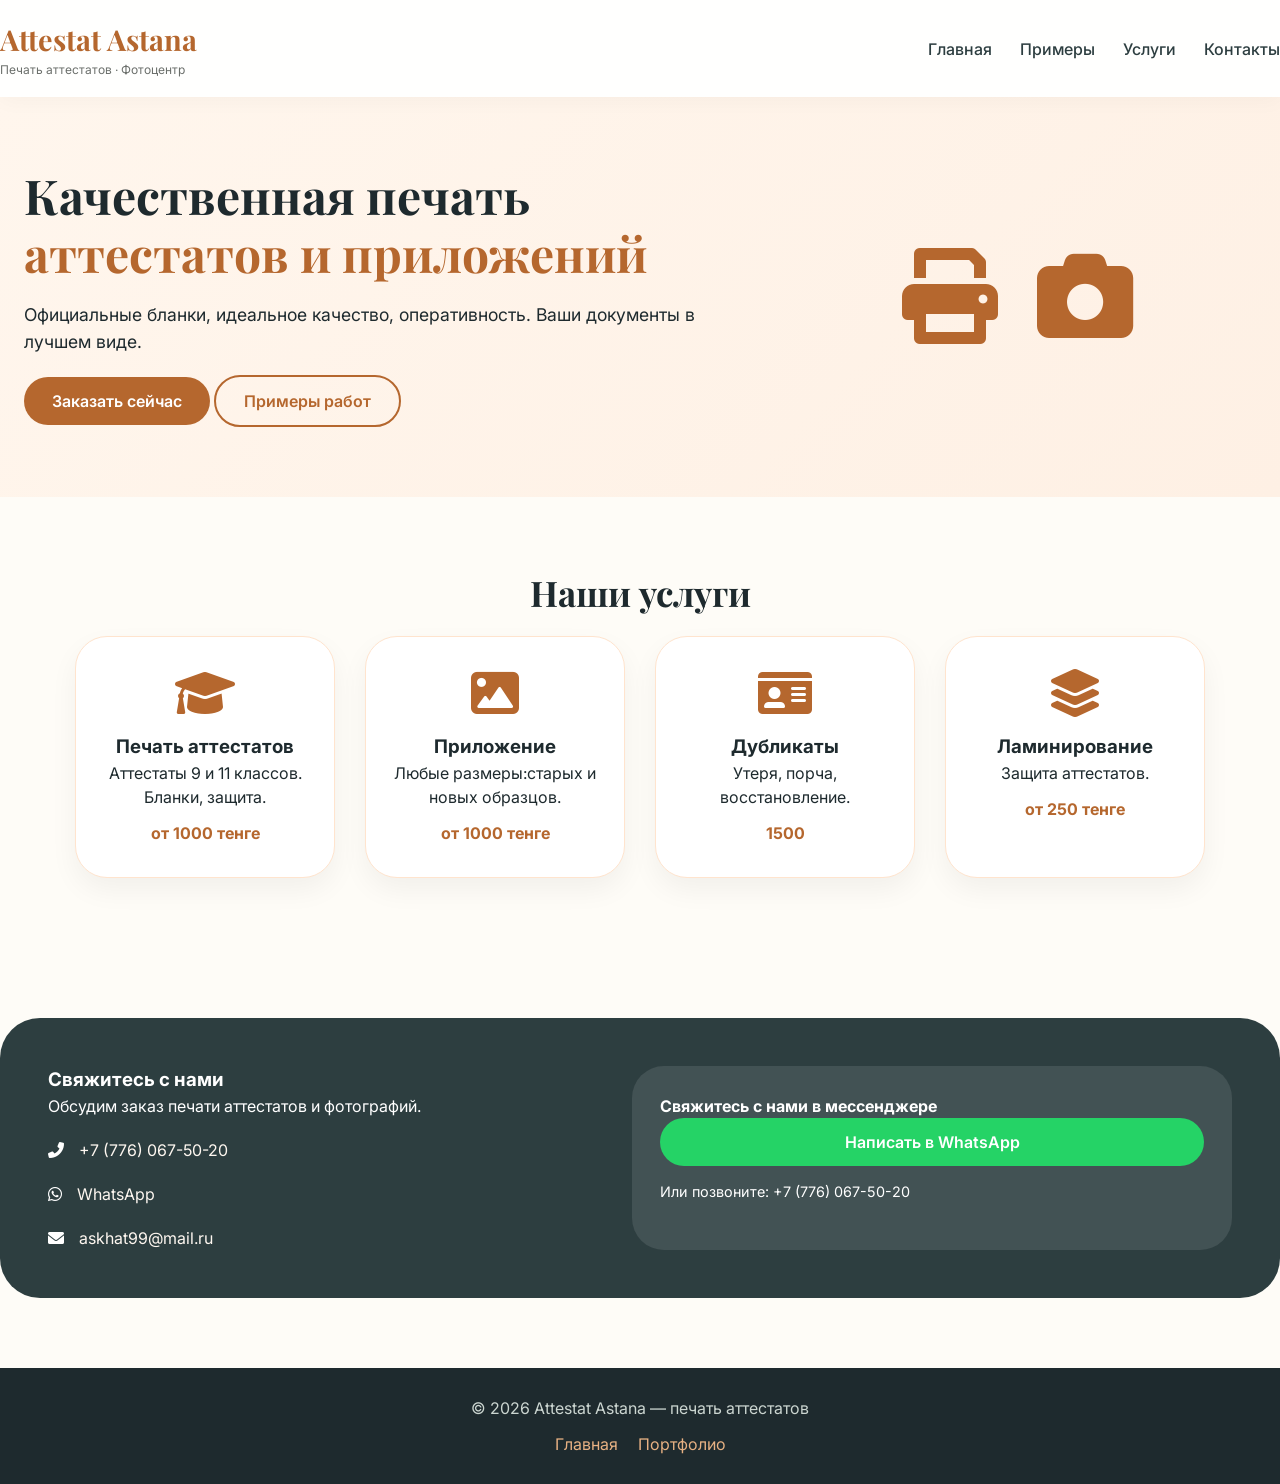
<file: index.html>
<!DOCTYPE html>
<html lang="ru">
<head>
    <meta charset="UTF-8">
    <meta name="viewport" content="width=device-width, initial-scale=1.0">
    <title>Attestat Astana | Печать аттестатов и фотографий</title>
    <link rel="stylesheet" href="style.css">
    <!-- Font Awesome 6 -->
    <link rel="stylesheet" href="https://cdnjs.cloudflare.com/ajax/libs/font-awesome/6.0.0-beta3/css/all.min.css">
    <!-- Google Fonts -->
    <link href="https://fonts.googleapis.com/css2?family=Inter:wght@300;400;500;600;700&family=Playfair+Display:wght@500;700&display=swap" rel="stylesheet">
</head>
<body>
<header>
    <div class="container navbar">
        <div class="logo">
            <h1>Attestat Astana</h1>
            <p>Печать аттестатов · Фотоцентр</p>
        </div>
        <div class="nav-links">
            <a href="index.html">Главная</a>
            <a href="gallery.html">Примеры</a>
            <a href="#services">Услуги</a>
            <a href="#contact">Контакты</a>
        </div>
    </div>
</header>

<main>
    <section class="hero">
        <div class="container hero-grid">
            <div class="hero-content">
                <h1>Качественная печать <span>аттестатов </span><span>и приложений</span></h1>
                <p>Официальные бланки, идеальное качество, оперативность. Ваши документы в лучшем виде.</p>
                <div class="hero-buttons">
                    <a href="#contact" class="btn">Заказать сейчас</a>
                    <a href="gallery.html" class="btn btn-outline">Примеры работ</a>
                </div>
            </div>
            <div class="hero-image">
                <i class="fas fa-print"></i>
                <i class="fas fa-camera" style="margin-left: 15px;"></i>
            </div>
        </div>
    </section>

    <section id="services" class="section">
        <div class="container">
            <div class="section-title">Наши услуги</div>
            <div class="cards-grid">
                <div class="service-card">
                    <i class="fas fa-graduation-cap service-icon"></i>
                    <h3>Печать аттестатов</h3>
                    <p>Аттестаты 9 и 11 классов. Бланки, защита.</p>
                    <div class="price-tag">от 1000 тенге</div>
                </div>
                <div class="service-card">
                    <i class="fas fa-image service-icon"></i>
                    <h3>Приложение</h3>
                    <p>Любые размеры:старых и новых образцов.</p>
                    <div class="price-tag">от 1000 тенге</div>
                </div>
                <div class="service-card">
                    <i class="fas fa-id-card service-icon"></i>
                    <h3>Дубликаты</h3>
                    <p>Утеря, порча, восстановление.</p>
                    <div class="price-tag">1500 </div>
                </div>
                <div class="service-card">
                    <i class="fas fa-layer-group service-icon"></i>
                    <h3>Ламинирование</h3>
                    <p>Защита аттестатов.</p>
                    <div class="price-tag">от 250 тенге</div>
                </div>
            </div>
        </div>
    </section>

    <section id="contact" class="section contact-section">
        <div class="container contact-wrap">
            <div class="contact-info">
                <h3>Свяжитесь с нами</h3>
                <p>Обсудим заказ печати аттестатов и фотографий.</p>
                <div class="contact-detail"><i class="fas fa-phone-alt"></i> <span>+7 (776) 067-50-20</span></div>
                <div class="contact-detail"><i class="fab fa-whatsapp"></i> <a href="https://wa.me/+77760675020">WhatsApp</a></div>
                <div class="contact-detail"><i class="fas fa-envelope"></i> <a href="mailto:print@master.ru">askhat99@mail.ru</a></div>
            </div>
          <div class="contact-form">
    <h4>Свяжитесь с нами в мессенджере</h4>
    <a href="https://wa.me/+77760675020" target="_blank" class="btn" style="background: #25D366; text-align: center; display: block;">Написать в WhatsApp</a>
    <p style="margin-top: 15px; font-size: 0.9rem;">Или позвоните: +7 (776) 067-50-20</p>
</div>
        </div>
    </section>
</main>
<footer>
    <div class="container">
        <p>© 2026 Attestat Astana — печать аттестатов </p>
        <div class="footer-links">
            <a href="index.html">Главная</a>
            <a href="gallery.html">Портфолио</a>
        </div>
    </div>
</footer>
<script>
    document.querySelectorAll('a[href^="#"]').forEach(anchor => {
        anchor.addEventListener('click', function(e) {
            let target = document.querySelector(this.getAttribute('href'));
            if (target) { e.preventDefault(); target.scrollIntoView({ behavior: 'smooth' }); }
        });
    });
    document.getElementById('callbackForm')?.addEventListener('submit', function(e) {
        e.preventDefault(); alert('Спасибо! Мы свяжемся с вами.'); this.reset();
    });
</script>
</body>
</html>
</file>
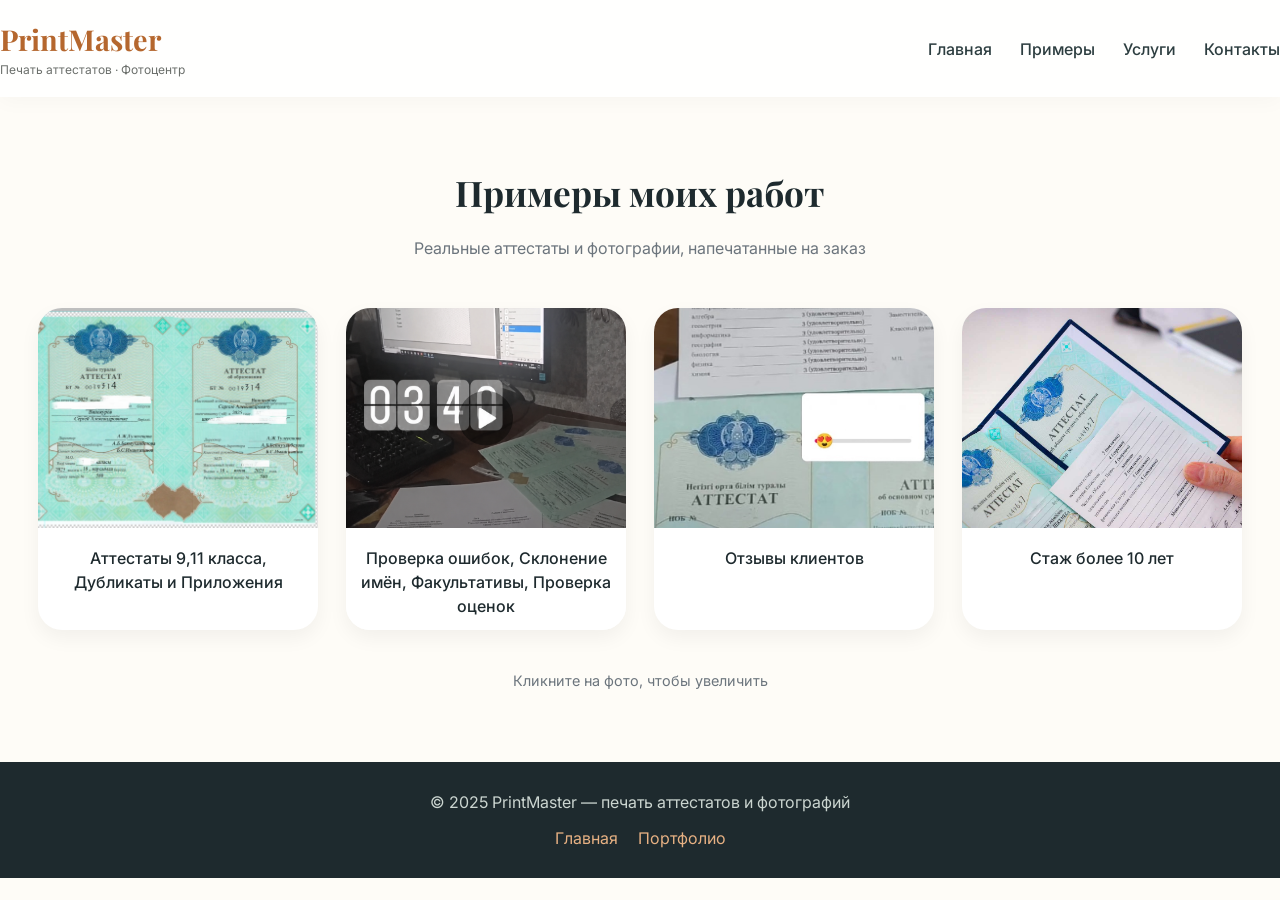
<file: gallery.html>
<!DOCTYPE html>
<html lang="ru">
<head>
    <meta charset="UTF-8">
    <meta name="viewport" content="width=device-width, initial-scale=1.0">
    <title>Портфолио работ - PrintMaster</title>
    <link rel="stylesheet" href="style.css">
    <link rel="stylesheet" href="https://cdnjs.cloudflare.com/ajax/libs/font-awesome/6.0.0-beta3/css/all.min.css">
    <link href="https://fonts.googleapis.com/css2?family=Inter:wght@300;400;500;600;700&family=Playfair+Display:wght@500;700&display=swap" rel="stylesheet">
</head>
<body>
<header>
    <div class="container navbar">
        <div class="logo">
            <h1>PrintMaster</h1>
            <p>Печать аттестатов · Фотоцентр</p>
        </div>
        <div class="nav-links">
            <a href="index.html">Главная</a>
            <a href="gallery.html">Примеры</a>
            <a href="index.html#services">Услуги</a>
            <a href="index.html#contact">Контакты</a>
        </div>
    </div>
</header>

<main>
    <section class="section">
        <div class="container">
            <div class="section-title">Примеры моих работ</div>
            <div class="section-sub">Реальные аттестаты и фотографии, напечатанные на заказ</div>
            
            <div class="gallery-grid" id="galleryContainer">

            </div>
            <div class="gallery-note">Кликните на фото, чтобы увеличить</div>
        </div>
    </section>
</main>

<!-- Lightbox (модальное окно) -->
<div id="lightbox" class="lightbox" onclick="closeLightbox()">
    <span class="close-lightbox">&times;</span>
    <img class="lightbox-content" id="lightboxImg">
</div>

<footer>
    <div class="container">
        <p>© 2025 PrintMaster — печать аттестатов и фотографий</p>
        <div class="footer-links">
            <a href="index.html">Главная</a>
            <a href="gallery.html">Портфолио</a>
        </div>
    </div>
</footer>

<script>
    // ⬇️⬇️⬇️ ЗДЕСЬ ВЫ ДОЛЖНЫ ПЕРЕЧИСЛИТЬ СВОИ ФОТОГРАФИИ ⬇️⬇️⬇️
    const myWorks = [
        { src: "images/work1.jpg", caption: "Аттестаты 9,11 класса, Дубликаты и Приложения" },
        { src: "images/work2.png", caption: "Проверка ошибок, Cклонение имён, Факультативы, Проверка оценок" },
        { src: "images/work3.jpeg", caption: "Отзывы клиентов" },
        { src: "images/work4.jpg", caption: "Стаж более 10 лет" },
     
        // Добавьте сколько нужно строк, заменив пути на реальные имена файлов в папке images
    ];

    // Автоматическое создание карточек галереи
    const galleryContainer = document.getElementById("galleryContainer");
    if (galleryContainer) {
        myWorks.forEach(work => {
            const item = document.createElement("div");
            item.className = "gallery-item";
            item.innerHTML = `
                <img src="${work.src}" alt="${work.caption}" onclick="openLightbox(this)">
                <div class="gallery-caption">${work.caption}</div>
            `;
            galleryContainer.appendChild(item);
        });
    }

    // Lightbox функции
    function openLightbox(imgElement) {
        const lightbox = document.getElementById("lightbox");
        const lightboxImg = document.getElementById("lightboxImg");
        lightbox.style.display = "flex";
        lightboxImg.src = imgElement.src;
    }
    function closeLightbox() {
        document.getElementById("lightbox").style.display = "none";
    }
</script>
</body>
</html>
</file>
<file: style.css>
* {
    margin: 0;
    padding: 0;
    box-sizing: border-box;
}
body {
    font-family: 'Inter', sans-serif;
    background-color: #fefcf7;
    color: #1e2a2e;
    line-height: 1.5;
}
.container {
    max-width: 1280px;
    margin: 0 auto;
    padding: 0 24px;
}
/* header */
header {
    background: #ffffffd9;
    backdrop-filter: blur(2px);
    position: sticky;
    top: 0;
    z-index: 100;
    box-shadow: 0 4px 20px rgba(0,0,0,0.03);
}
.navbar {
    display: flex;
    justify-content: space-between;
    align-items: center;
    padding: 18px 0;
    flex-wrap: wrap;
}
.logo h1 {
    font-family: 'Playfair Display', serif;
    font-size: 1.8rem;
    color: #b5672e;
}
.logo p {
    font-size: 0.75rem;
    color: #6b6f6b;
}
.nav-links {
    display: flex;
    gap: 28px;
}
.nav-links a {
    text-decoration: none;
    font-weight: 500;
    color: #2d3e40;
}
.nav-links a:hover { color: #b5672e; }
/* buttons */
.btn {
    display: inline-block;
    background: #b5672e;
    color: white;
    padding: 12px 28px;
    border-radius: 40px;
    text-decoration: none;
    font-weight: 600;
    transition: 0.2s;
    border: none;
    cursor: pointer;
}
.btn-outline {
    background: transparent;
    border: 2px solid #b5672e;
    color: #b5672e;
}
.btn-outline:hover {
    background: #b5672e;
    color: white;
}
.btn:hover { background: #964b1c; transform: translateY(-2px); }
/* hero */
.hero {
    padding: 70px 0;
    background: linear-gradient(135deg, #fff6ed, #fef0e4);
}
.hero-grid {
    display: flex;
    align-items: center;
    gap: 40px;
    flex-wrap: wrap;
}
.hero-content { flex: 1.2; }
.hero-content h1 {
    font-size: 3rem;
    font-family: 'Playfair Display', serif;
    line-height: 1.2;
}
.hero-content h1 span { color: #b5672e; }
.hero-content p {
    font-size: 1.1rem;
    margin: 20px 0;
}
.hero-image {
    flex: 0.8;
    text-align: center;
    font-size: 6rem;
    color: #b5672e;
}
/* sections */
.section {
    padding: 70px 0;
}
.section-title {
    text-align: center;
    font-size: 2.2rem;
    font-family: 'Playfair Display', serif;
    font-weight: 700;
    margin-bottom: 16px;
}
.section-sub {
    text-align: center;
    color: #6c757d;
    margin-bottom: 48px;
}
.cards-grid {
    display: flex;
    flex-wrap: wrap;
    justify-content: center;
    gap: 30px;
}
.service-card {
    background: white;
    border-radius: 32px;
    padding: 32px 24px;
    width: 260px;
    text-align: center;
    box-shadow: 0 12px 28px rgba(0,0,0,0.05);
    border: 1px solid #ffe4ce;
}
.service-icon {
    font-size: 3rem;
    color: #b5672e;
    margin-bottom: 16px;
}
.price-tag {
    font-weight: 700;
    color: #b5672e;
    margin-top: 12px;
}
/* gallery page styles */
.gallery-grid {
    display: flex;
    flex-wrap: wrap;
    gap: 28px;
    justify-content: center;
}
.gallery-item {
    background: white;
    border-radius: 24px;
    overflow: hidden;
    width: 280px;
    box-shadow: 0 8px 20px rgba(0,0,0,0.05);
    transition: 0.2s;
    cursor: pointer;
}
.gallery-item img {
    width: 100%;
    height: 220px;
    object-fit: cover;
    transition: 0.2s;
}
.gallery-item:hover img { transform: scale(1.02); }
.gallery-caption {
    padding: 12px;
    text-align: center;
    font-weight: 500;
    background: white;
}
.gallery-note {
    text-align: center;
    margin-top: 40px;
    font-size: 0.9rem;
    color: #6c757d;
}
/* lightbox */
.lightbox {
    display: none;
    position: fixed;
    top: 0; left: 0;
    width: 100%; height: 100%;
    background: rgba(0,0,0,0.9);
    justify-content: center;
    align-items: center;
    z-index: 1000;
}
.lightbox-content {
    max-width: 90%;
    max-height: 90%;
    border-radius: 16px;
}
.close-lightbox {
    position: absolute;
    top: 30px;
    right: 40px;
    font-size: 40px;
    color: white;
    cursor: pointer;
}
/* contact */
.contact-wrap {
    background: #2d3e40;
    border-radius: 40px;
    padding: 48px;
    color: white;
    display: flex;
    flex-wrap: wrap;
    gap: 40px;
}
.contact-info { flex: 1; }
.contact-detail {
    display: flex;
    align-items: center;
    gap: 15px;
    margin-top: 20px;
}
.contact-detail a, .contact-detail span { color: #fef7f0; text-decoration: none; }
.contact-form {
    flex: 1;
    background: rgba(255,255,255,0.1);
    padding: 28px;
    border-radius: 32px;
}
.contact-form input, .contact-form textarea {
    width: 100%;
    padding: 12px 18px;
    margin-bottom: 16px;
    border-radius: 48px;
    border: none;
}
footer {
    background: #1e2a2e;
    color: #cbd5d0;
    text-align: center;
    padding: 28px;
}
.footer-links {
    margin-top: 12px;
    display: flex;
    justify-content: center;
    gap: 20px;
}
.footer-links a { color: #e7b183; text-decoration: none; }
@media (max-width: 760px) {
    .navbar { flex-direction: column; gap: 12px; }
    .hero-content h1 { font-size: 2rem; }
    .hero-grid { flex-direction: column; text-align: center; }
    .contact-wrap { flex-direction: column; }
}
</file>
